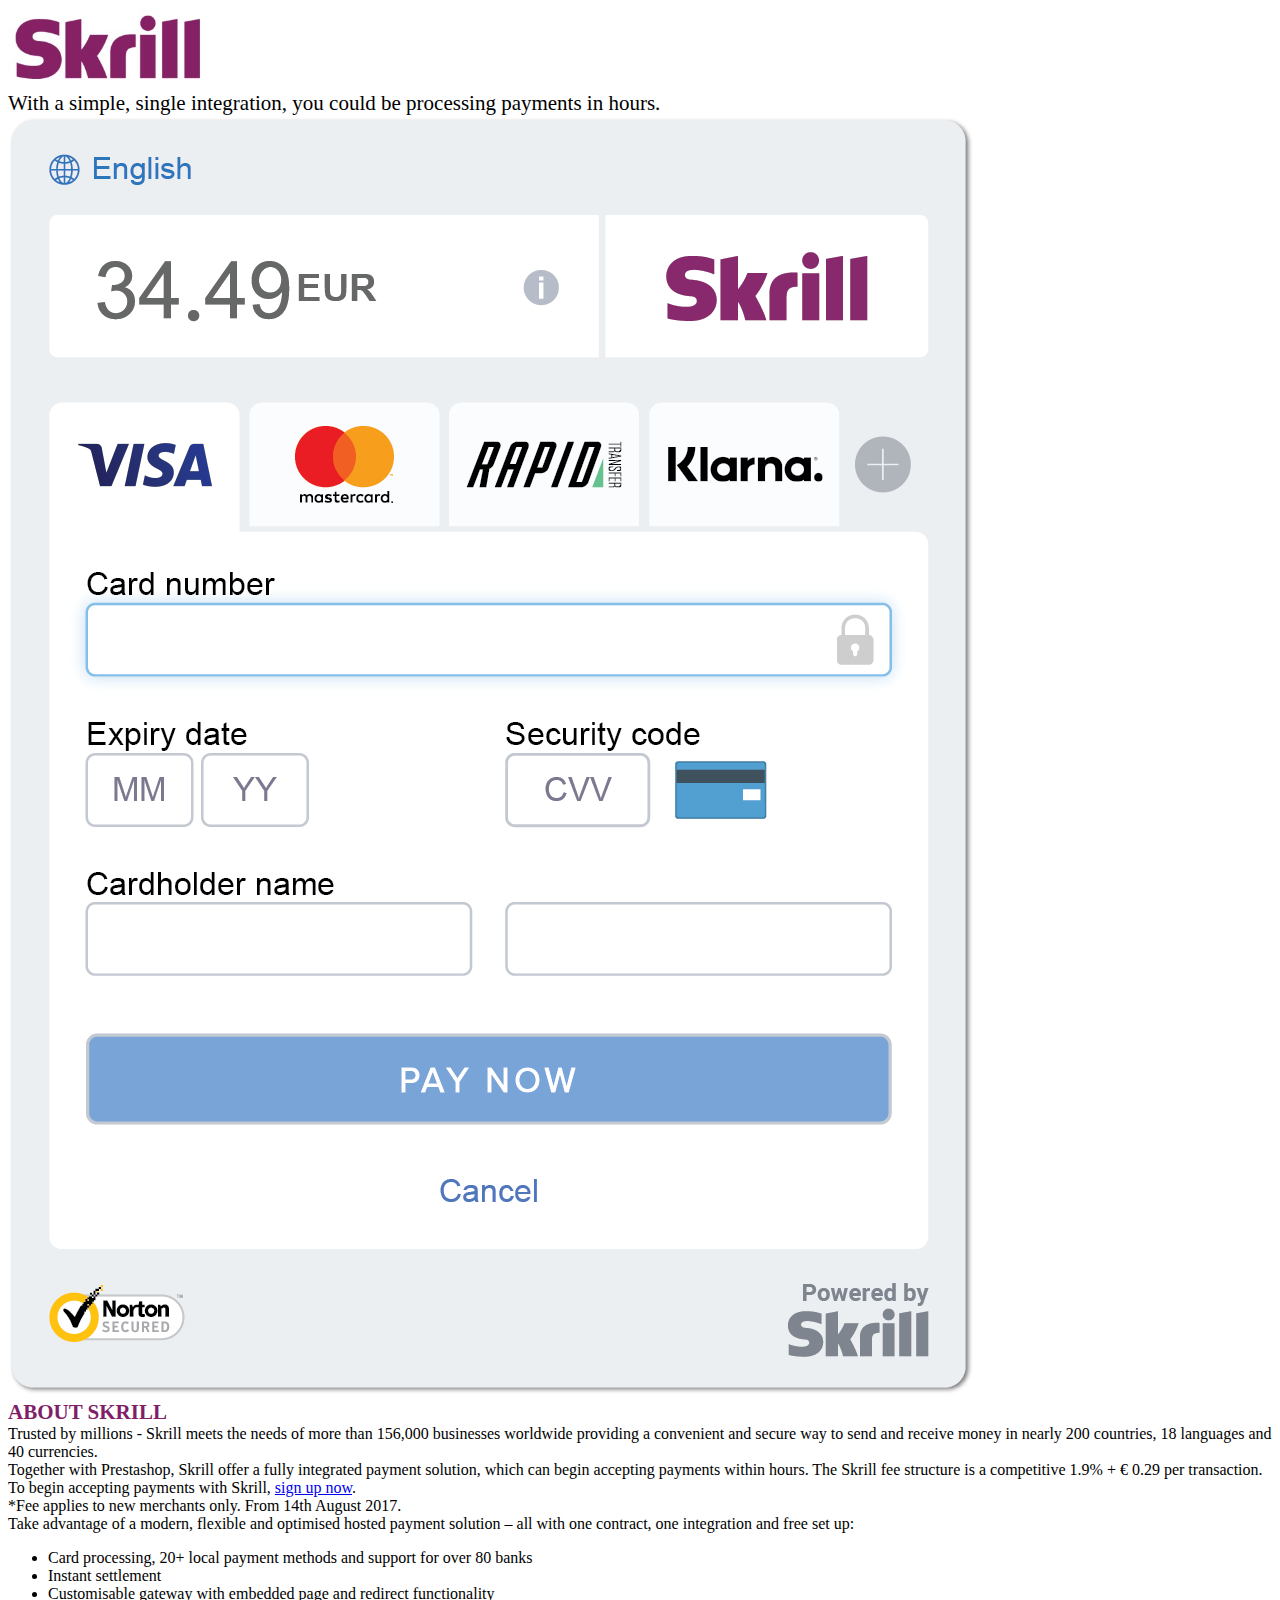
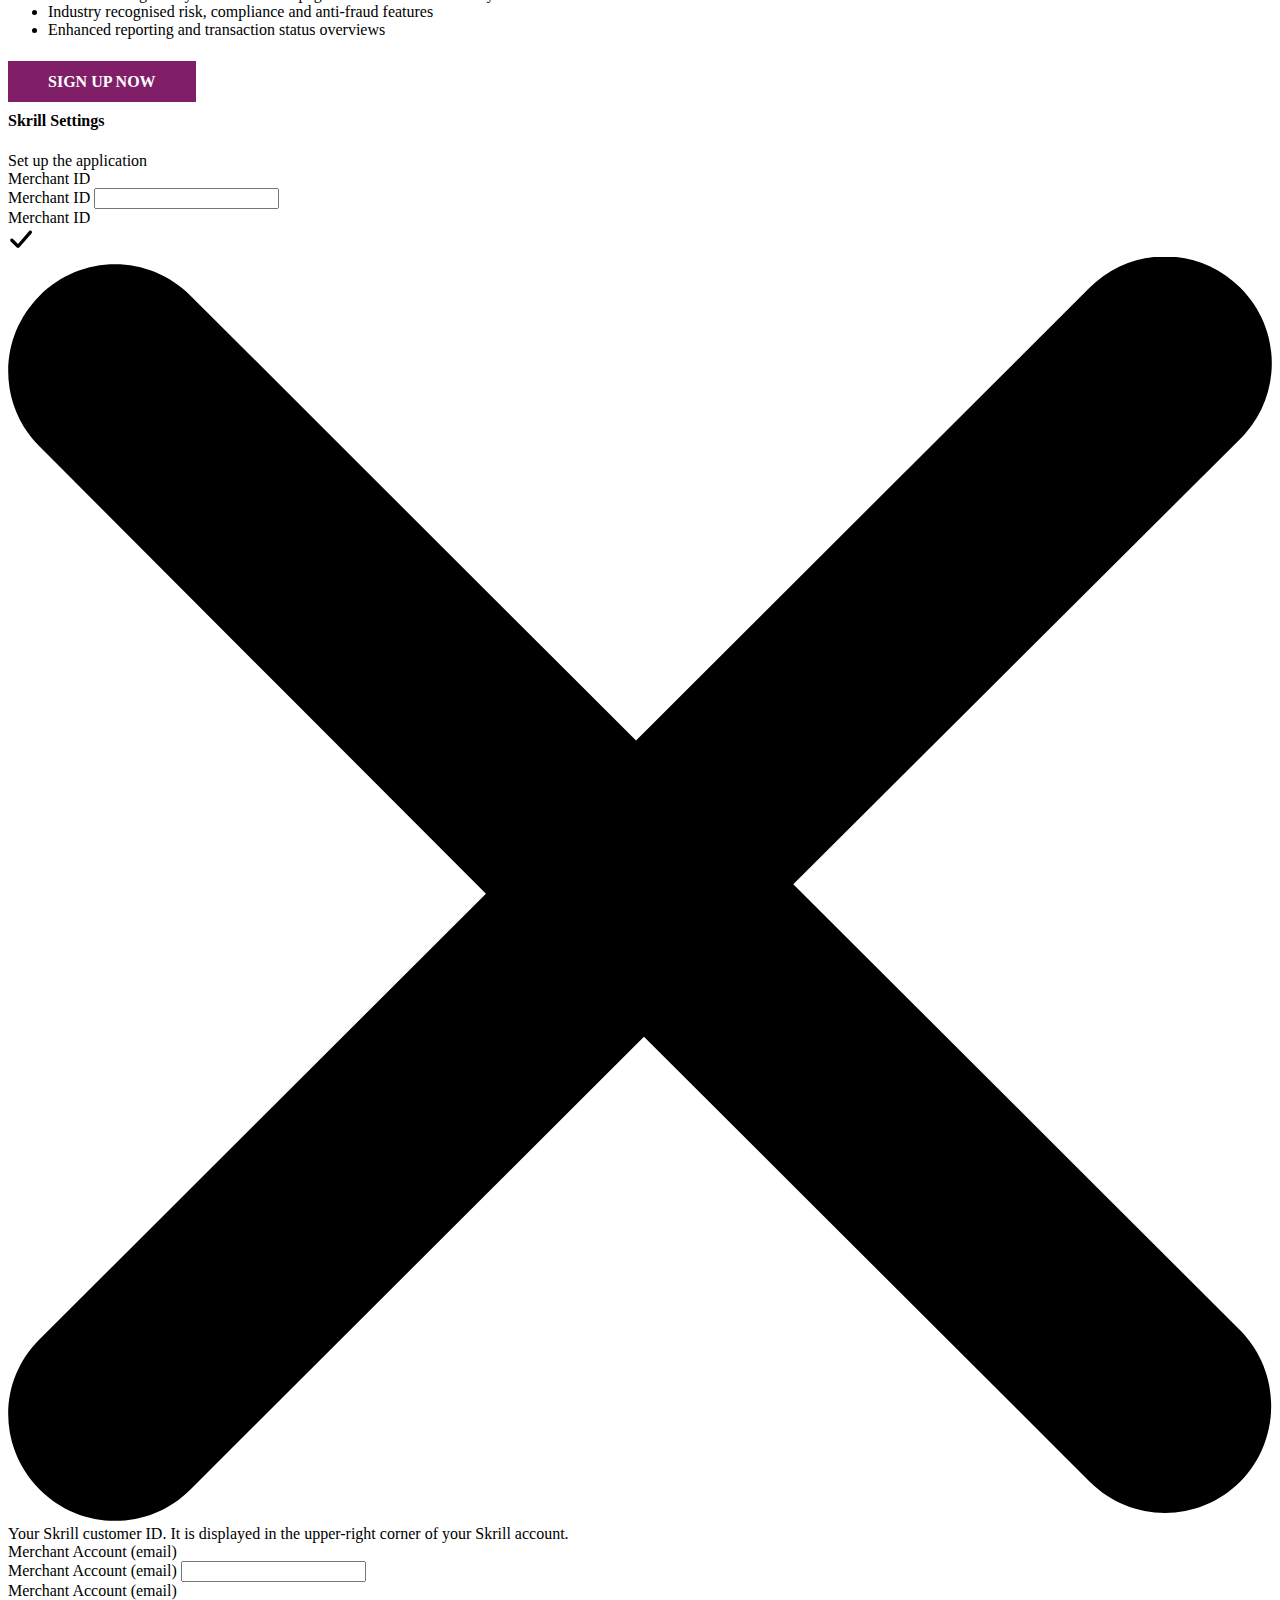
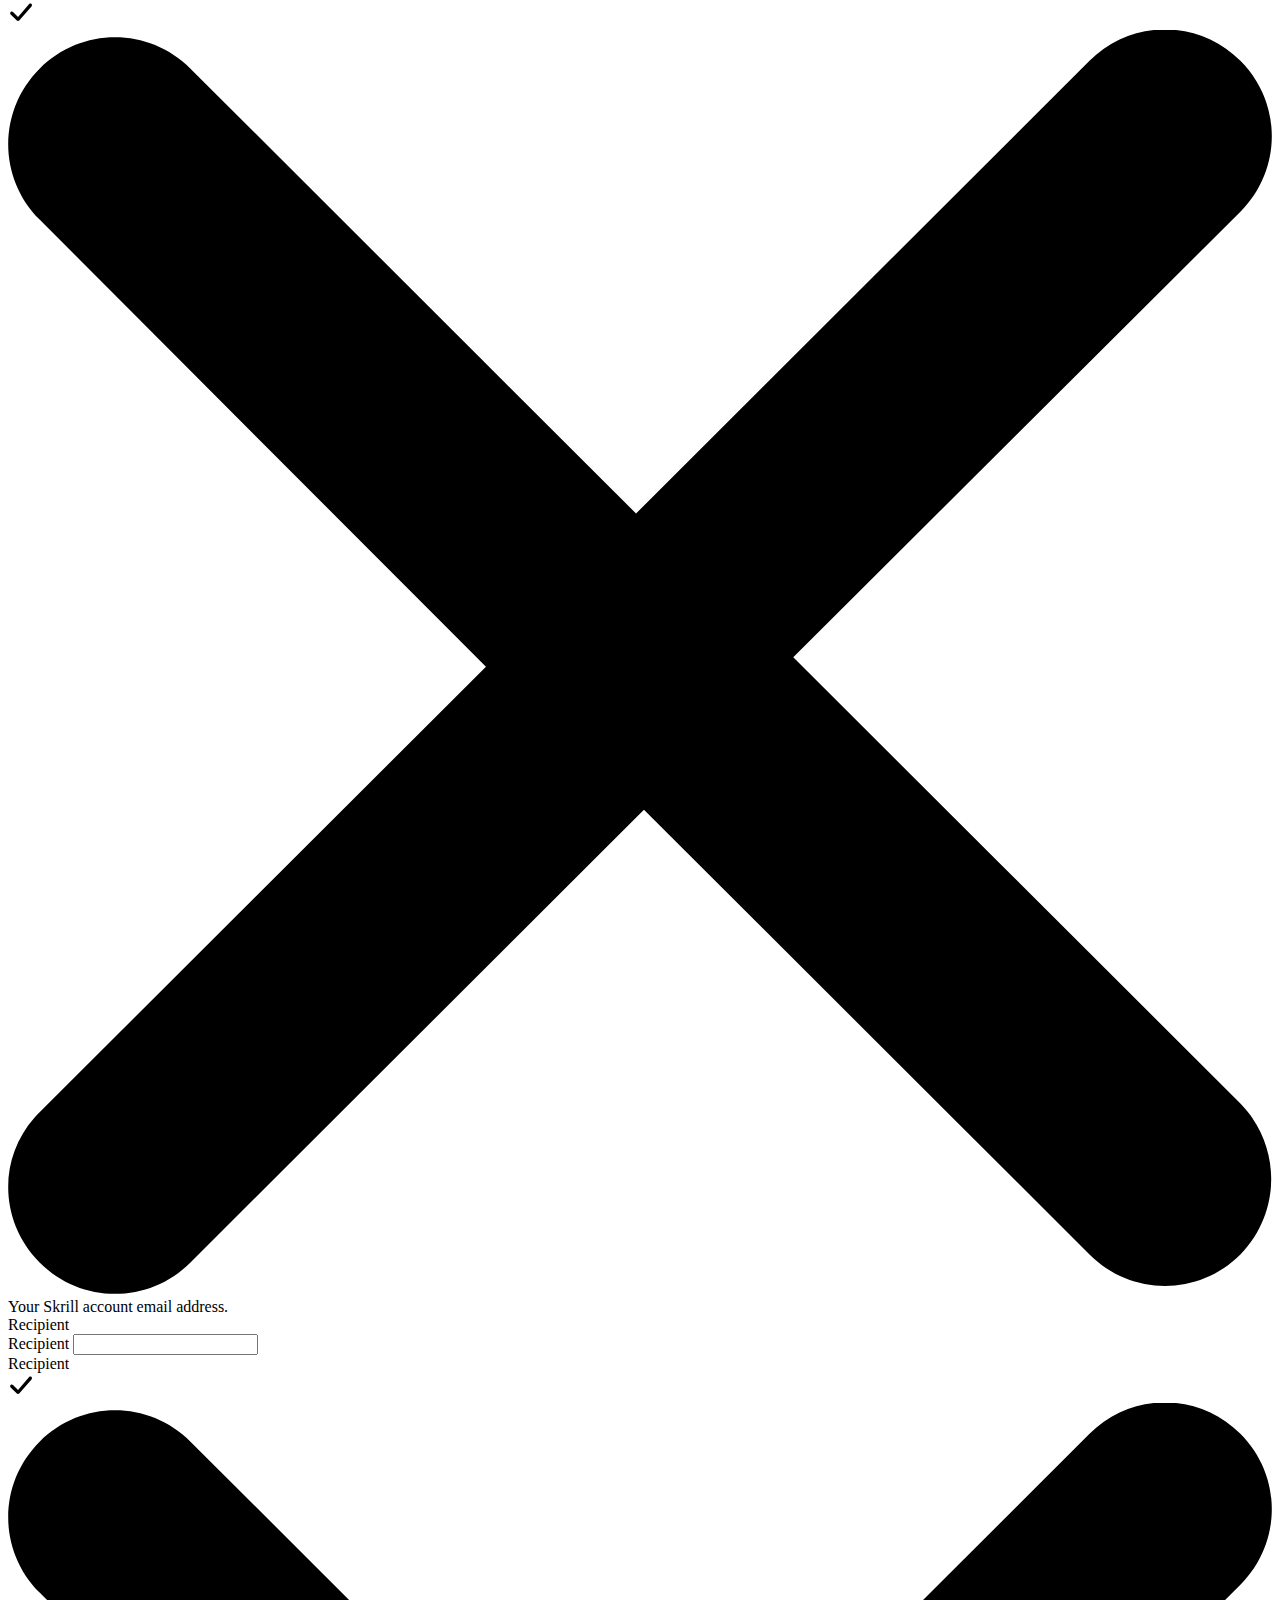
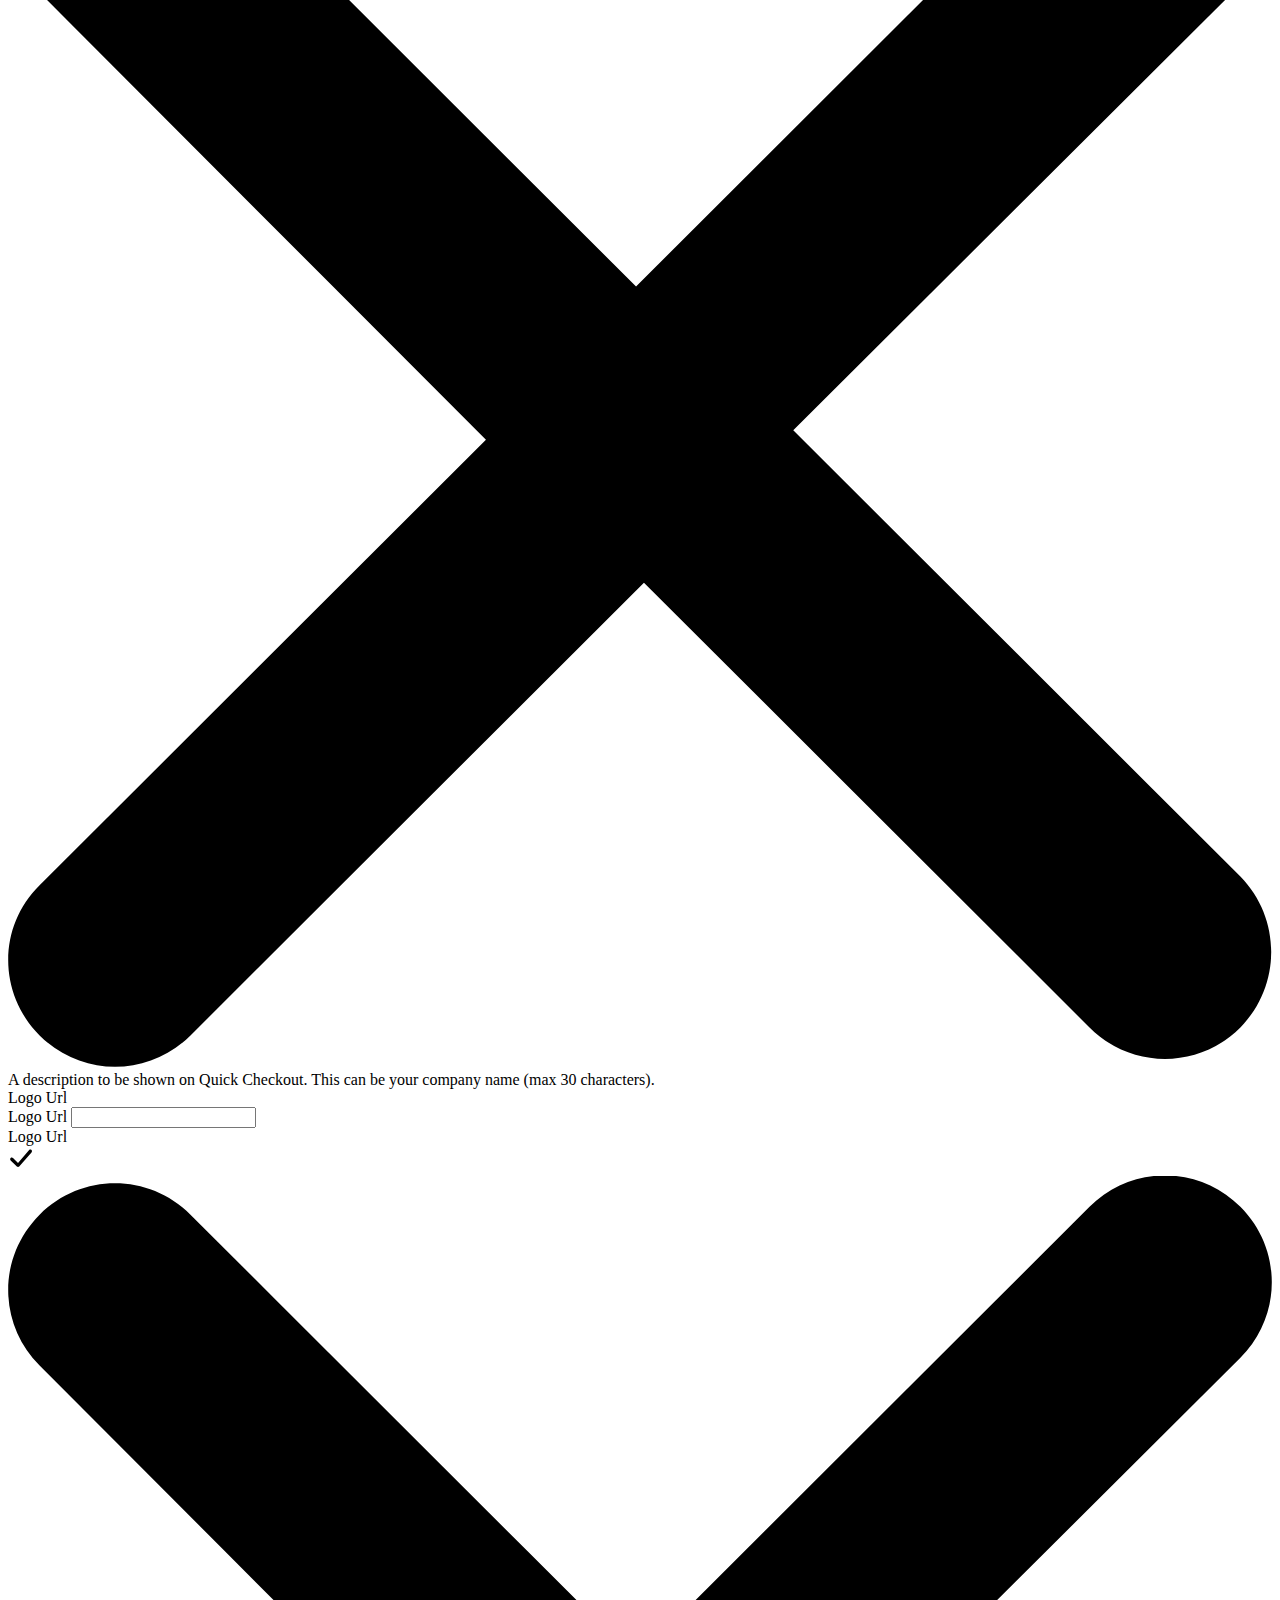
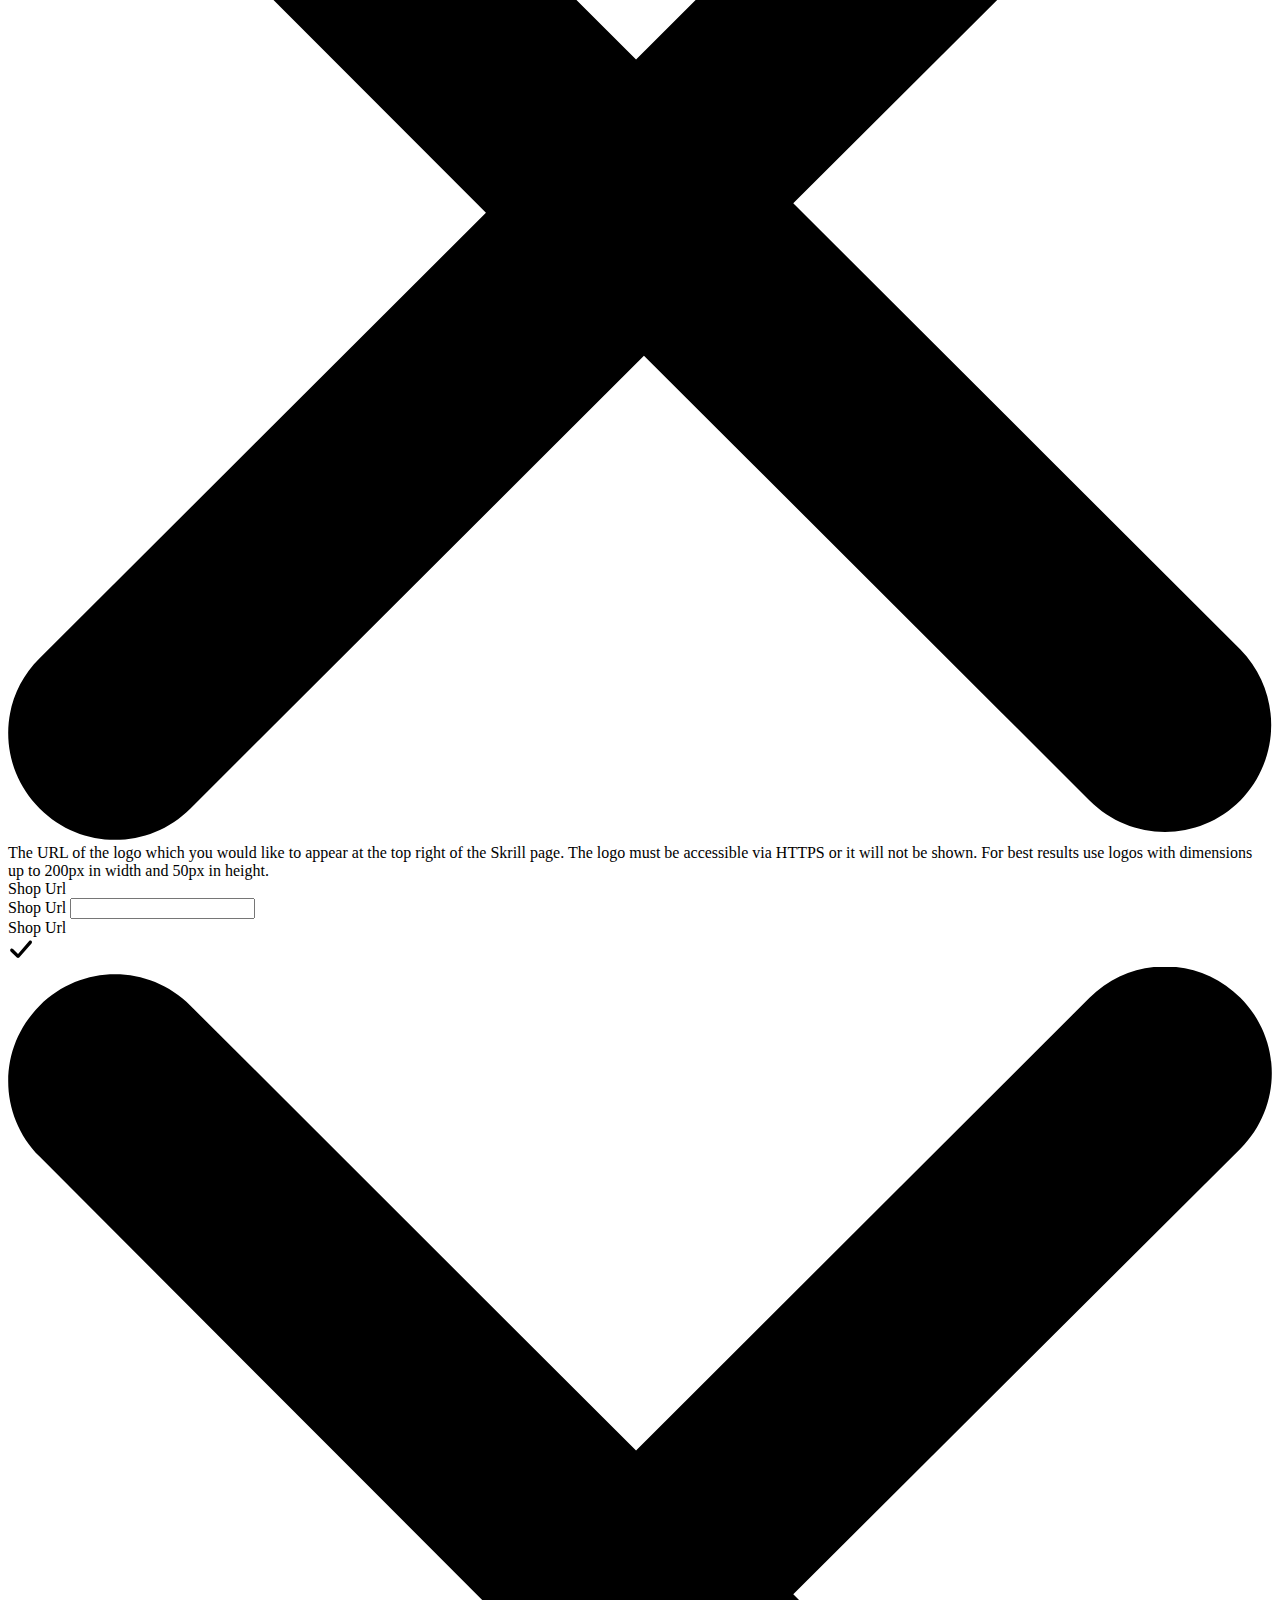
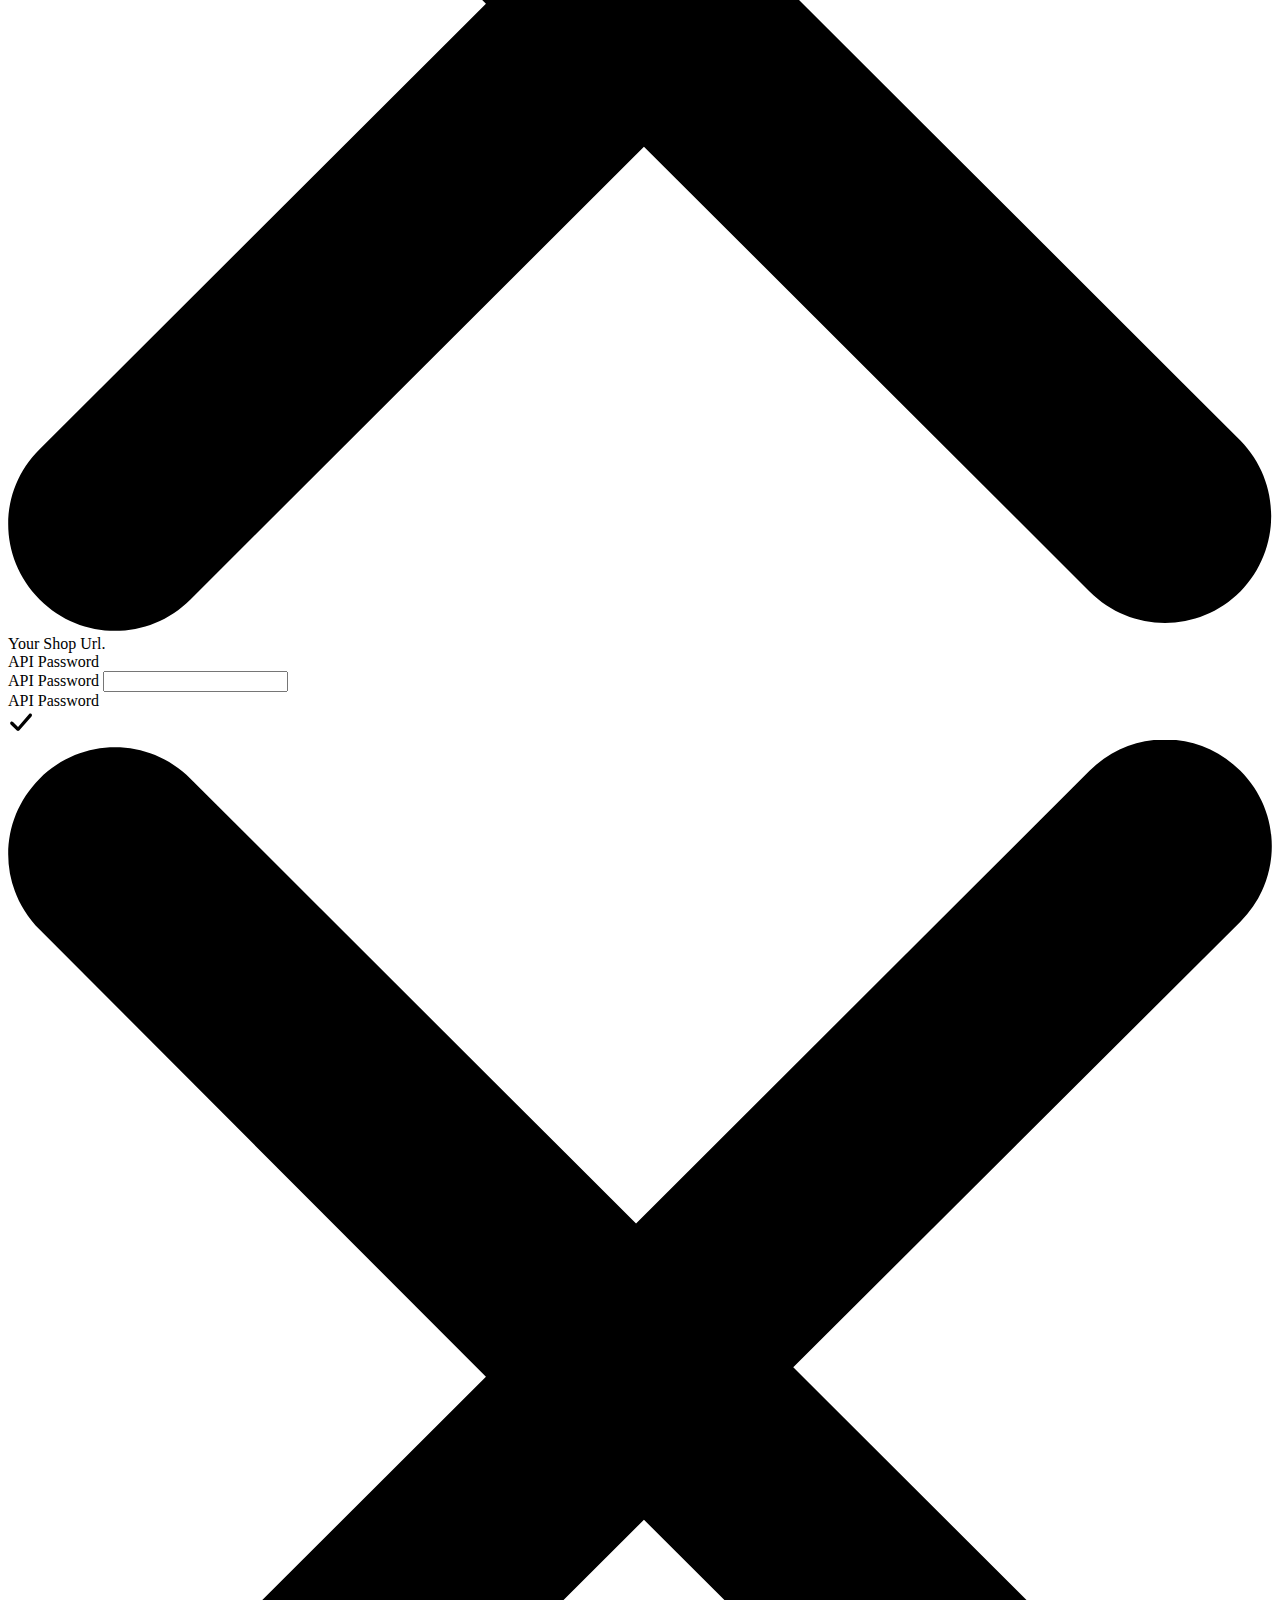
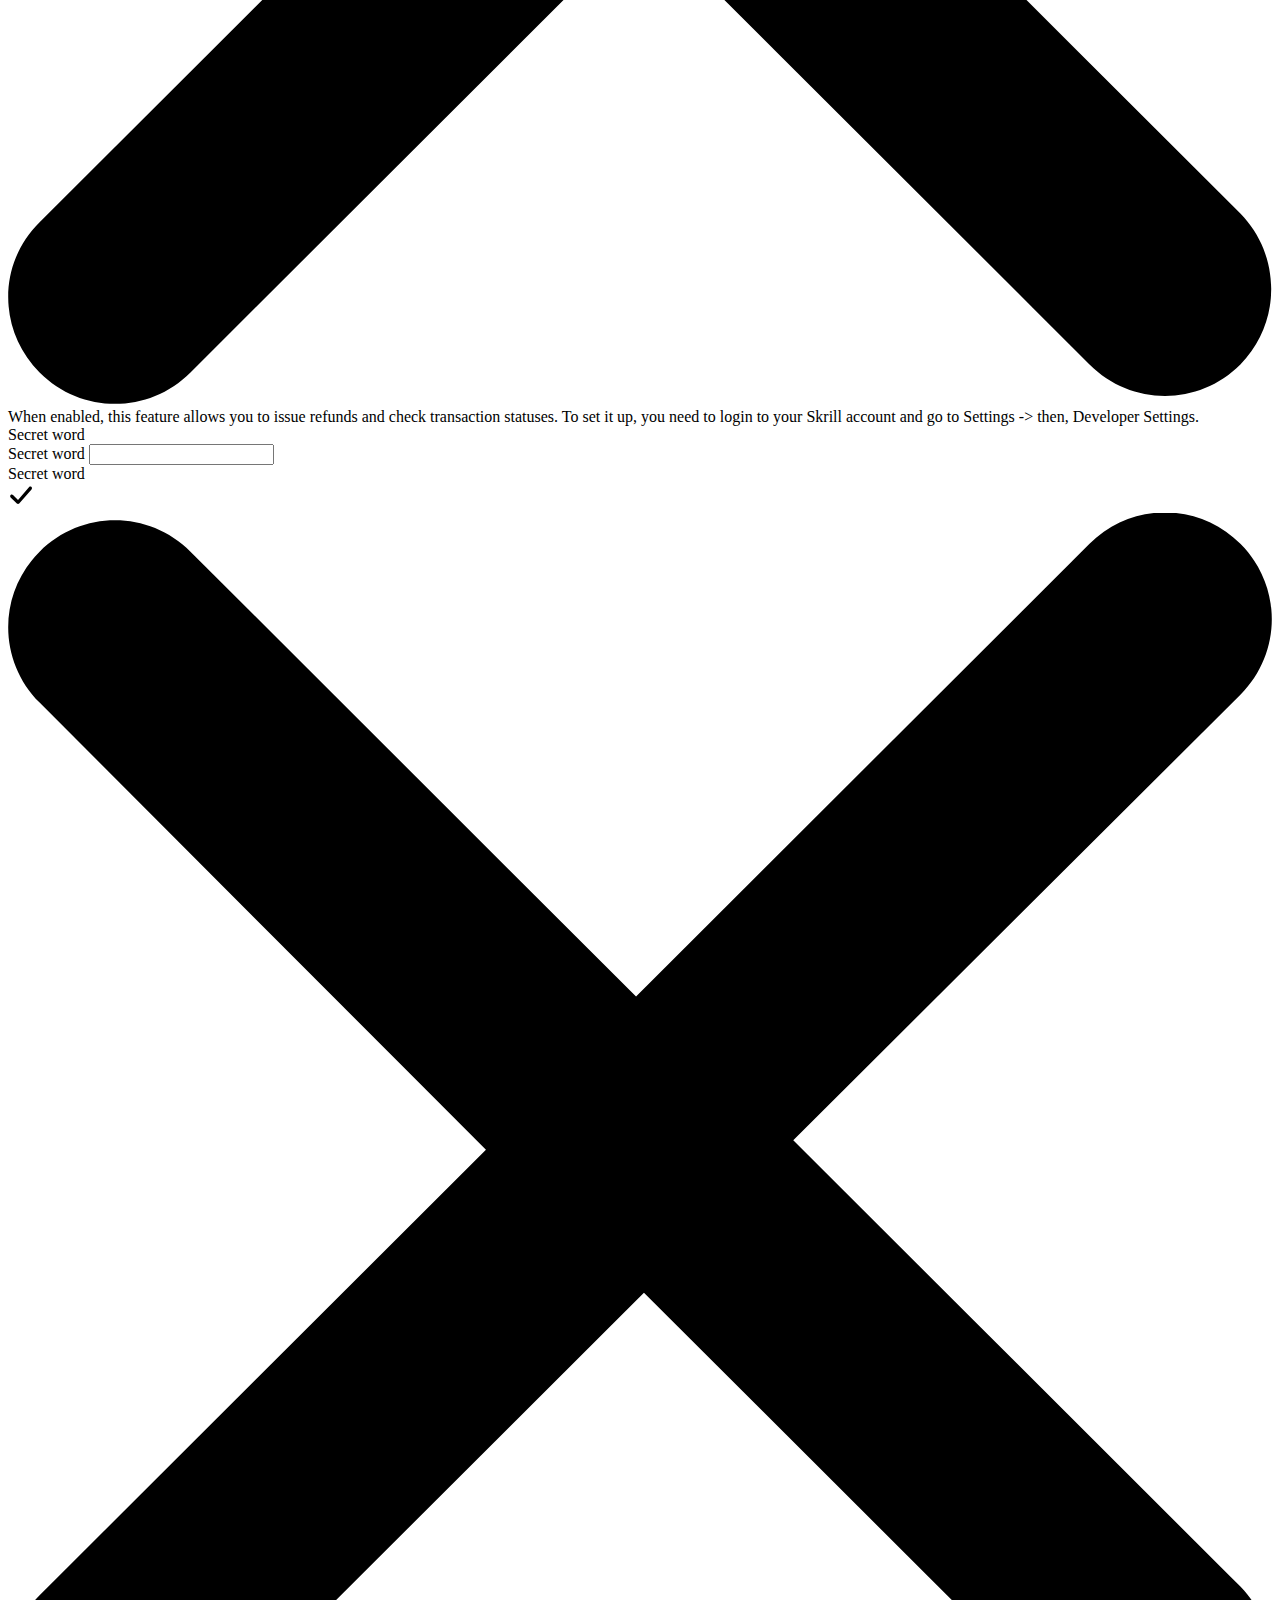
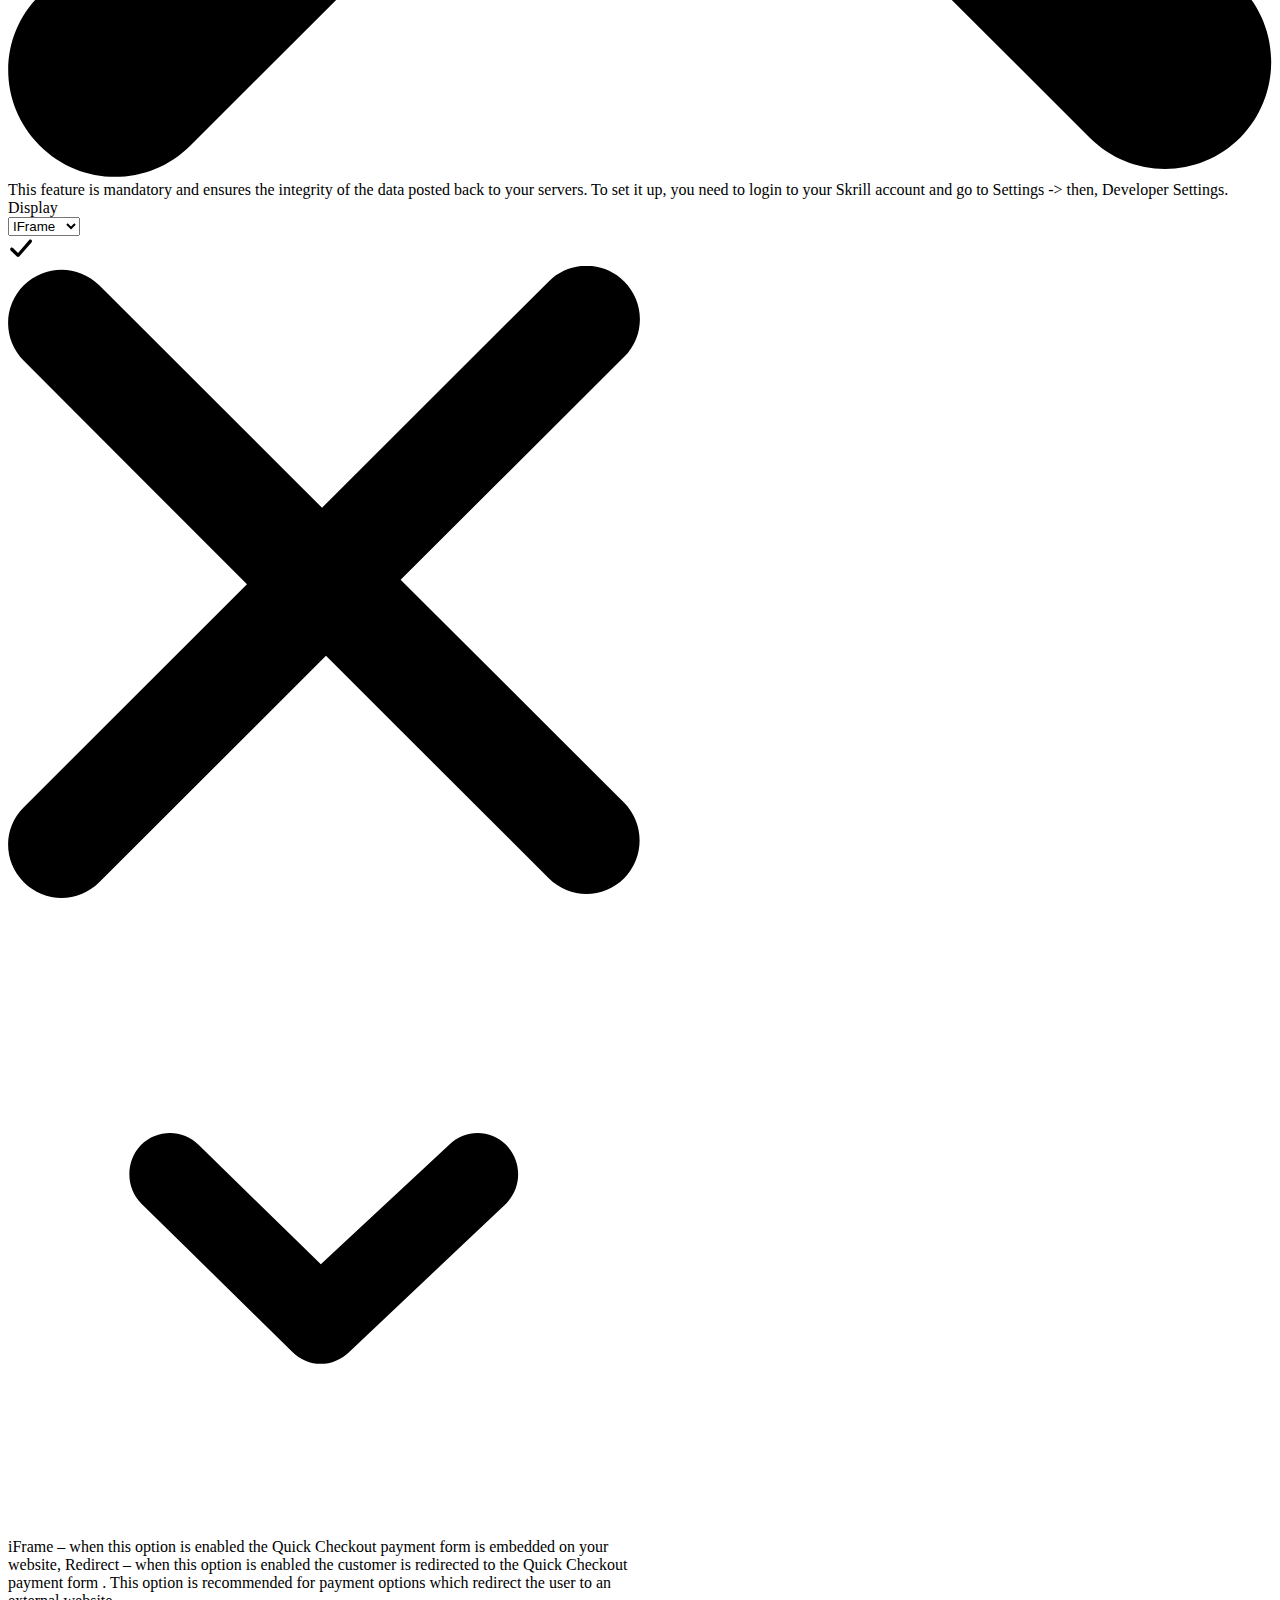
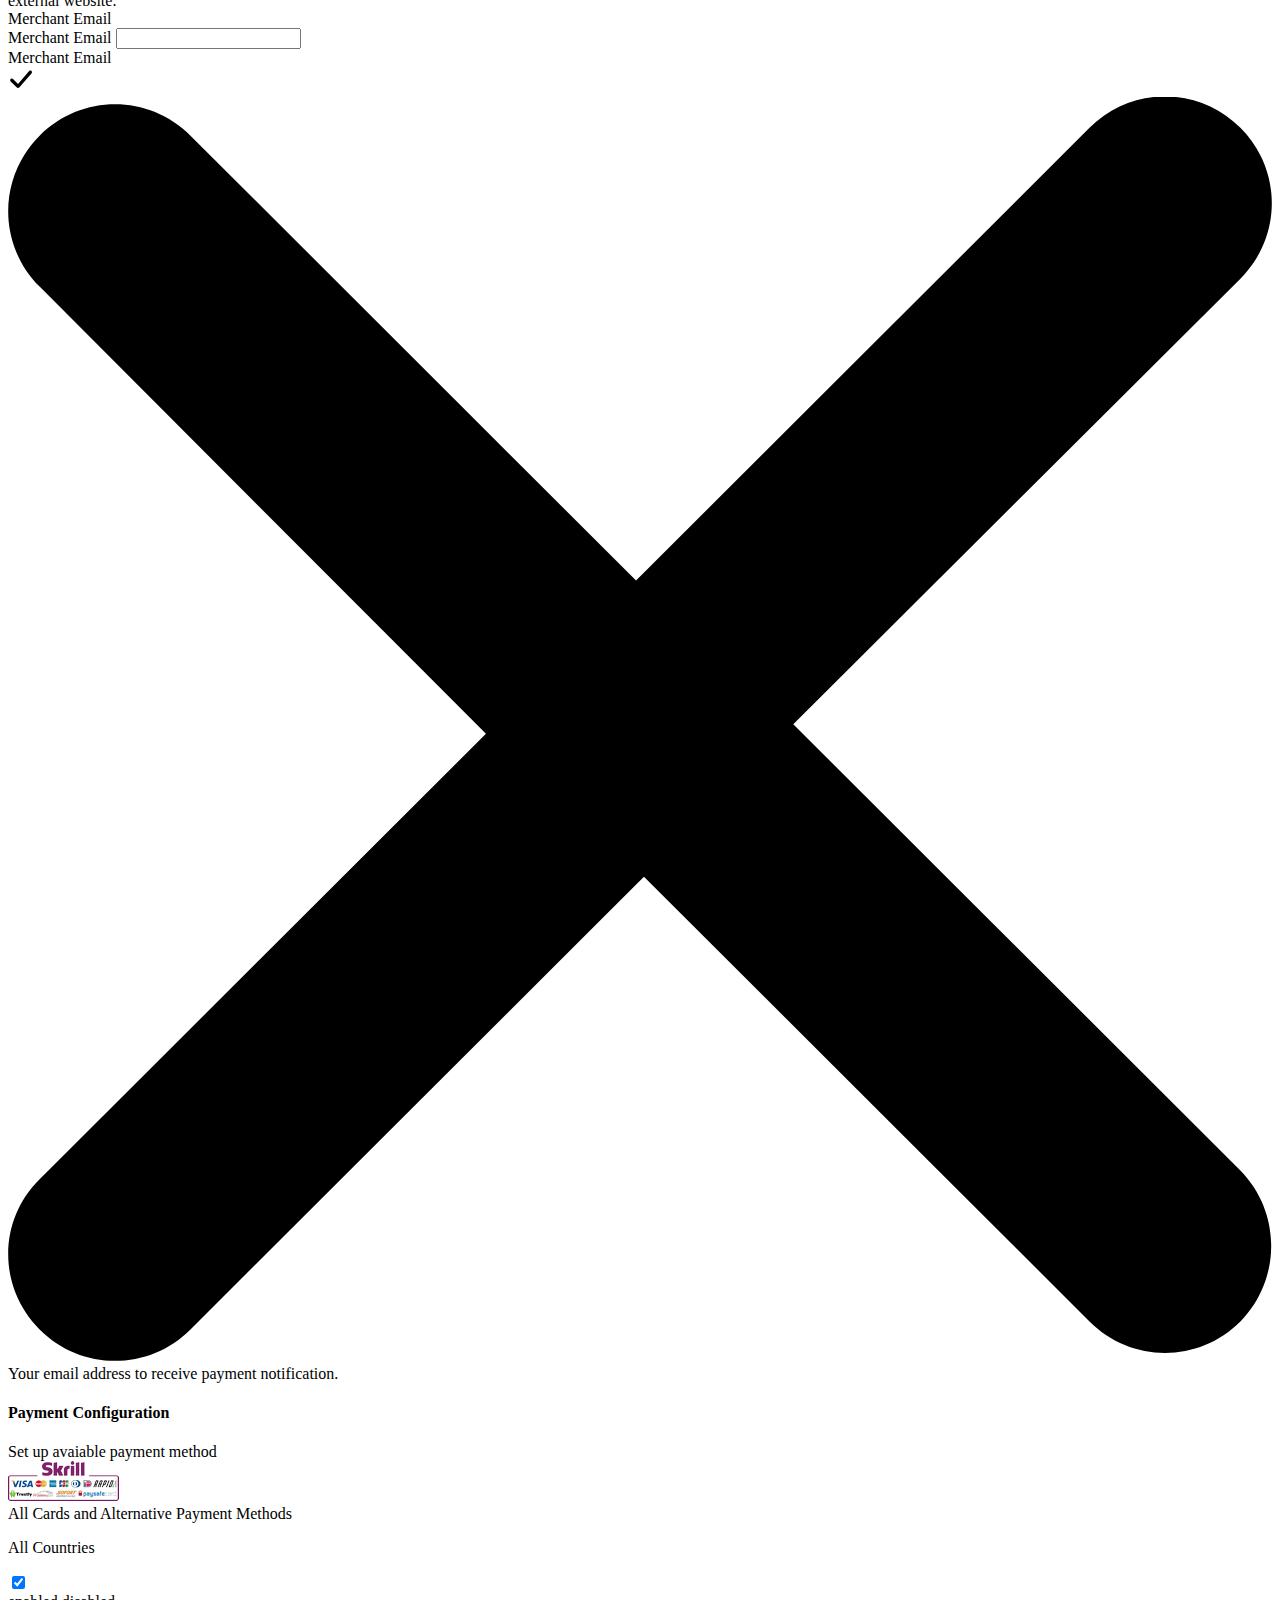
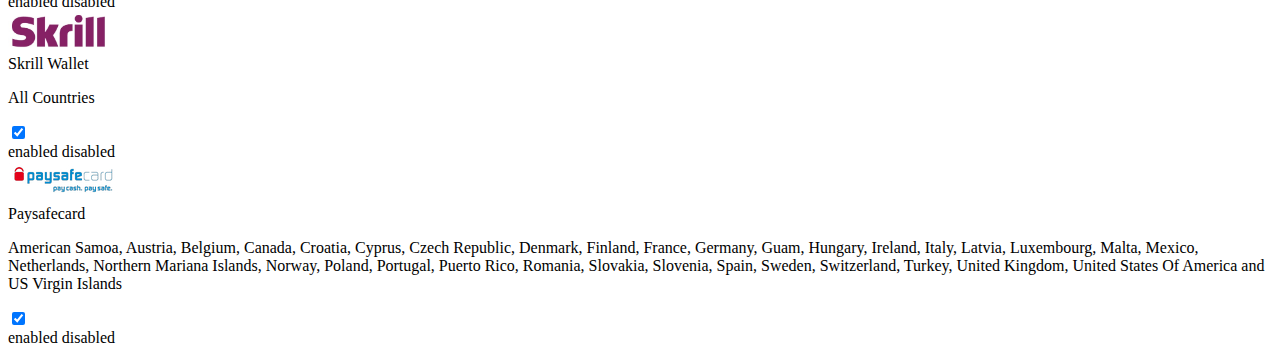
<file: app.html>
<!doctype html>
<html>

<head>
	<meta charset="utf-8">
	<link rel="stylesheet" href="resources/css/CssFw.css"/>
	<link rel="stylesheet" href="resources/css/custom.css"/>
	<link rel="stylesheet" href="https://d35z3p2poghz10.cloudfront.net/ecwid-sdk/css/1.3.6/ecwid-app-ui.css"/>
	<script src="https://d35z3p2poghz10.cloudfront.net/ecwid-sdk/js/1.2.5/ecwid-app.js"></script>

</head>

<body class='normalized'>

<!-- Back button block START -->

<div onclick="goBack();" class="content-control-menu-nav settings-page" style="">
	<a class="horizontal-icolink icolink-small icolink-prepend">
		<span class="icon-arr-left"></span> <span class="gwt-InlineLabel">BACK</span>
	</a>
</div>

<!-- Back button block END -->


<!-- PROMO BLOCK START -->

<div class="settings-page promo">
    <div class="settings-page__header">
        <!-- Promo Block component -->
        <div class="promo-block">
            <div class="promo-block__picture">
            	<img src="resources/img/wlt.jpg" alt="skrill" style="max-width: 200px;">
            </div>
            <div class="promo-block__features">
                <div class="titled-item__title pres-header-text">With a simple, single integration, you could be processing payments in hours.</div>
            </div>
        </div>
        <div class="promo-block">
            <div class="promo-block__picture">
            	<img src="resources/img/skrill_widget.png" alt="payment widget">
            </div>
            <div class="promo-block__features promo-content">
                <div class="titled-item__title pres-title">ABOUT SKRILL</div>
                <div class="titled-item__content">Trusted by millions - Skrill meets the needs of more than 156,000 businesses worldwide providing a convenient and secure way to send and receive money in nearly 200 countries, 18 languages and 40 currencies.</div>

                <div class="titled-item__content">Together with Prestashop, Skrill offer a fully integrated payment solution, which can begin accepting payments within hours. The Skrill fee structure is a competitive 1.9% + € 0.29 per transaction. To begin accepting payments with Skrill, <a href="https://signup.skrill.com/business/#/?lang=EN&rid=21445510" target="_blank" class="pres-signup">sign up now</a>.</div>

                <div class="titled-item__content">*Fee applies to new merchants only. From 14th August 2017.</div>
                <div class="titled-item__content">Take advantage of a modern, flexible and optimised hosted payment solution – all with one contract, one integration and free set up:</div>
                <div class="titled-item__content">
                	<ul>
						<li>Card processing, 20+ local payment methods and support for over 80 banks</li>
						<li>Instant settlement</li>
						<li>Customisable gateway with embedded page and redirect functionality</li>
						<li>Industry recognised risk, compliance and anti-fraud features</li>
						<li>Enhanced reporting and transaction status overviews</li>
                	</ul>
                </div>
            	</br>
				<div class="titled-item__content">
                	<a href="https://signup.skrill.com/business/#/?lang=EN&rid=21445510" target="_blank" class="pres-btn-signup">SIGN UP NOW</a>
				</div>
            </div>
        </div>        
 	</div>
</div>
</div>

<!-- PROMO BLOCK END -->


<!-- Main app block START -->

<div class="settings-page main">

<div class="settings-page__body" style="padding-bottom: 0.1px">


<!-- APP SETTINGS AREA START -->

    <div class="settings-page__body settings" style="padding-bottom: 0.1px">
			<div class="named-area">
				<div class="named-area__header">
					<div class="named-area__titles"><h4 class="named-area__title h4">Skrill Settings</h4>
						<span class="named-area__subtitle">Set up the application</span></div>
					<div class="named-area__description"></div>
					<div class="named-area__additional"></div>
				</div>
				<div class="named-area__body">

<!-- Instructions title block START -->
<!-- Check input element for example of how to set data attributes to save to storage later -->

					<div class="a-card a-card--normal">
						<div class="a-card__paddings">
							<div class="titled-items-list">

<!-- Merchant ID block with input START -->

								<div class="titled-items-list__item">
									<div class="fieldset" style="width: 100%">
										<div class="fieldset__title">Merchant ID</div>
										<div class="field field--medium field--filled">
											<span class="fieldset__svg-icon"></span>
											<label class="field__label">Merchant ID</label>

											<!-- Merchant ID input. Use data attributes as below to save and update the value to/from application storage via functions.js -->
											<input data-name="merchantID" data-visibility="private" type="text" class="field__input" tabindex="4" maxlength="64">
											

											<div class="field__placeholder">Merchant ID</div>
											<span class="field-state--success">
				<svg xmlns="http://www.w3.org/2000/svg" width="26px" height="26px" viewBox="0 0 26 26" focusable="false"><path d="M5 12l5.02 4.9L21.15 4c.65-.66 1.71-.66 2.36 0 .65.67.65 1.74 0 2.4l-12.3 14.1c-.33.33-.76.5-1.18.5-.43 0-.86-.17-1.18-.5l-6.21-6.1c-.65-.66-.65-1.74 0-2.41.65-.65 1.71-.65 2.36.01z"></path></svg>
			</span>
											<span class="field-state--close">
				<svg version="1.1" xmlns="http://www.w3.org/2000/svg"  x="0px" y="0px" viewBox="0 0 16 16" enable-background="new 0 0 16 16" xml:space="preserve" focusable="false"><path d="M15.6,15.5c-0.53,0.53-1.38,0.53-1.91,0L8.05,9.87L2.31,15.6c-0.53,0.53-1.38,0.53-1.91,0c-0.53-0.53-0.53-1.38,0-1.9l5.65-5.64L0.4,2.4c-0.53-0.53-0.53-1.38,0-1.91c0.53-0.53,1.38-0.53,1.91,0l5.64,5.63l5.74-5.73c0.53-0.53,1.38-0.53,1.91,0c0.53,0.53,0.53,1.38,0,1.91L9.94,7.94l5.66,5.65C16.12,14.12,16.12,14.97,15.6,15.5z"></path></svg>
			</span>
										</div>
										<div class="field__error" aria-hidden="true" style="display: none;"></div>
										<div class="fieldset__note">Your Skrill customer ID. It is displayed in the upper-right corner of your Skrill account.</div>
									</div>
								</div>

<!-- Merchant ID block with input END -->


<!-- Merchant Account block with input START -->

								<div class="titled-items-list__item">
									<div class="fieldset" style="width: 100%">
										<div class="fieldset__title">Merchant Account (email)</div>
										<div class="field field--medium field--filled">
											<span class="fieldset__svg-icon"></span>
											<label class="field__label">Merchant Account (email)</label>

											<!-- Merchant Account input. Use data attributes as below to save and update the value to/from application storage via functions.js -->
											<input data-name="merchantAccount" data-visibility="private" type="text" class="field__input" tabindex="4" maxlength="64">
											

											<div class="field__placeholder">Merchant Account (email)</div>
											<span class="field-state--success">
				<svg xmlns="http://www.w3.org/2000/svg" width="26px" height="26px" viewBox="0 0 26 26" focusable="false"><path d="M5 12l5.02 4.9L21.15 4c.65-.66 1.71-.66 2.36 0 .65.67.65 1.74 0 2.4l-12.3 14.1c-.33.33-.76.5-1.18.5-.43 0-.86-.17-1.18-.5l-6.21-6.1c-.65-.66-.65-1.74 0-2.41.65-.65 1.71-.65 2.36.01z"></path></svg>
			</span>
											<span class="field-state--close">
				<svg version="1.1" xmlns="http://www.w3.org/2000/svg"  x="0px" y="0px" viewBox="0 0 16 16" enable-background="new 0 0 16 16" xml:space="preserve" focusable="false"><path d="M15.6,15.5c-0.53,0.53-1.38,0.53-1.91,0L8.05,9.87L2.31,15.6c-0.53,0.53-1.38,0.53-1.91,0c-0.53-0.53-0.53-1.38,0-1.9l5.65-5.64L0.4,2.4c-0.53-0.53-0.53-1.38,0-1.91c0.53-0.53,1.38-0.53,1.91,0l5.64,5.63l5.74-5.73c0.53-0.53,1.38-0.53,1.91,0c0.53,0.53,0.53,1.38,0,1.91L9.94,7.94l5.66,5.65C16.12,14.12,16.12,14.97,15.6,15.5z"></path></svg>
			</span>
										</div>
										<div class="field__error" aria-hidden="true" style="display: none;"></div>
										<div class="fieldset__note">Your Skrill account email address.</div>
									</div>
								</div>

<!-- Merchant Account block with input END -->

<!-- Recipient block with input START -->

								<div class="titled-items-list__item">
									<div class="fieldset" style="width: 100%">
										<div class="fieldset__title">Recipient</div>
										<div class="field field--medium field--filled">
											<span class="fieldset__svg-icon"></span>
											<label class="field__label">Recipient</label>

											<!-- Recipient input. Use data attributes as below to save and update the value to/from application storage via functions.js -->
											<input data-name="recipient" data-visibility="private" type="text" class="field__input" tabindex="4" maxlength="64">
											

											<div class="field__placeholder">Recipient</div>
											<span class="field-state--success">
				<svg xmlns="http://www.w3.org/2000/svg" width="26px" height="26px" viewBox="0 0 26 26" focusable="false"><path d="M5 12l5.02 4.9L21.15 4c.65-.66 1.71-.66 2.36 0 .65.67.65 1.74 0 2.4l-12.3 14.1c-.33.33-.76.5-1.18.5-.43 0-.86-.17-1.18-.5l-6.21-6.1c-.65-.66-.65-1.74 0-2.41.65-.65 1.71-.65 2.36.01z"></path></svg>
			</span>
											<span class="field-state--close">
				<svg version="1.1" xmlns="http://www.w3.org/2000/svg"  x="0px" y="0px" viewBox="0 0 16 16" enable-background="new 0 0 16 16" xml:space="preserve" focusable="false"><path d="M15.6,15.5c-0.53,0.53-1.38,0.53-1.91,0L8.05,9.87L2.31,15.6c-0.53,0.53-1.38,0.53-1.91,0c-0.53-0.53-0.53-1.38,0-1.9l5.65-5.64L0.4,2.4c-0.53-0.53-0.53-1.38,0-1.91c0.53-0.53,1.38-0.53,1.91,0l5.64,5.63l5.74-5.73c0.53-0.53,1.38-0.53,1.91,0c0.53,0.53,0.53,1.38,0,1.91L9.94,7.94l5.66,5.65C16.12,14.12,16.12,14.97,15.6,15.5z"></path></svg>
			</span>
										</div>
										<div class="field__error" aria-hidden="true" style="display: none;"></div>
										<div class="fieldset__note">A description to be shown on Quick Checkout. This can be your company name (max 30 characters).</div>
									</div>
								</div>

<!-- Recipient block with input END -->

<!-- Logo Url block with input START -->

								<div class="titled-items-list__item">
									<div class="fieldset" style="width: 100%">
										<div class="fieldset__title">Logo Url</div>
										<div class="field field--medium field--filled">
											<span class="fieldset__svg-icon"></span>
											<label class="field__label">Logo Url</label>

											<!-- Logo Url input. Use data attributes as below to save and update the value to/from application storage via functions.js -->
											<input data-name="logoUrl" data-visibility="private" type="text" class="field__input" tabindex="4" maxlength="64">
											

											<div class="field__placeholder">Logo Url</div>
											<span class="field-state--success">
				<svg xmlns="http://www.w3.org/2000/svg" width="26px" height="26px" viewBox="0 0 26 26" focusable="false"><path d="M5 12l5.02 4.9L21.15 4c.65-.66 1.71-.66 2.36 0 .65.67.65 1.74 0 2.4l-12.3 14.1c-.33.33-.76.5-1.18.5-.43 0-.86-.17-1.18-.5l-6.21-6.1c-.65-.66-.65-1.74 0-2.41.65-.65 1.71-.65 2.36.01z"></path></svg>
			</span>
											<span class="field-state--close">
				<svg version="1.1" xmlns="http://www.w3.org/2000/svg"  x="0px" y="0px" viewBox="0 0 16 16" enable-background="new 0 0 16 16" xml:space="preserve" focusable="false"><path d="M15.6,15.5c-0.53,0.53-1.38,0.53-1.91,0L8.05,9.87L2.31,15.6c-0.53,0.53-1.38,0.53-1.91,0c-0.53-0.53-0.53-1.38,0-1.9l5.65-5.64L0.4,2.4c-0.53-0.53-0.53-1.38,0-1.91c0.53-0.53,1.38-0.53,1.91,0l5.64,5.63l5.74-5.73c0.53-0.53,1.38-0.53,1.91,0c0.53,0.53,0.53,1.38,0,1.91L9.94,7.94l5.66,5.65C16.12,14.12,16.12,14.97,15.6,15.5z"></path></svg>
			</span>
										</div>
										<div class="field__error" aria-hidden="true" style="display: none;"></div>
										<div class="fieldset__note">The URL of the logo which you would like to appear at the top right of the Skrill page. The logo must be accessible via HTTPS or it will not be shown. For best results use logos with dimensions up to 200px in width and 50px in height.</div>
									</div>
								</div>

<!-- Logo Url block with input END -->

<!-- Shop Url block with input START -->

								<div class="titled-items-list__item">
									<div class="fieldset" style="width: 100%">
										<div class="fieldset__title">Shop Url</div>
										<div class="field field--medium field--filled">
											<span class="fieldset__svg-icon"></span>
											<label class="field__label">Shop Url</label>

											<!-- Shop Url input. Use data attributes as below to save and update the value to/from application storage via functions.js -->
											<input data-name="shopUrl" data-visibility="private" type="text" class="field__input" tabindex="4" maxlength="64">
											

											<div class="field__placeholder">Shop Url</div>
											<span class="field-state--success">
				<svg xmlns="http://www.w3.org/2000/svg" width="26px" height="26px" viewBox="0 0 26 26" focusable="false"><path d="M5 12l5.02 4.9L21.15 4c.65-.66 1.71-.66 2.36 0 .65.67.65 1.74 0 2.4l-12.3 14.1c-.33.33-.76.5-1.18.5-.43 0-.86-.17-1.18-.5l-6.21-6.1c-.65-.66-.65-1.74 0-2.41.65-.65 1.71-.65 2.36.01z"></path></svg>
			</span>
											<span class="field-state--close">
				<svg version="1.1" xmlns="http://www.w3.org/2000/svg"  x="0px" y="0px" viewBox="0 0 16 16" enable-background="new 0 0 16 16" xml:space="preserve" focusable="false"><path d="M15.6,15.5c-0.53,0.53-1.38,0.53-1.91,0L8.05,9.87L2.31,15.6c-0.53,0.53-1.38,0.53-1.91,0c-0.53-0.53-0.53-1.38,0-1.9l5.65-5.64L0.4,2.4c-0.53-0.53-0.53-1.38,0-1.91c0.53-0.53,1.38-0.53,1.91,0l5.64,5.63l5.74-5.73c0.53-0.53,1.38-0.53,1.91,0c0.53,0.53,0.53,1.38,0,1.91L9.94,7.94l5.66,5.65C16.12,14.12,16.12,14.97,15.6,15.5z"></path></svg>
			</span>
										</div>
										<div class="field__error" aria-hidden="true" style="display: none;"></div>
										<div class="fieldset__note">Your Shop Url.</div>
									</div>
								</div>

<!-- Shop Url block with input END -->

<!-- API Password block with input START -->

								<div class="titled-items-list__item">
									<div class="fieldset" style="width: 100%">
										<div class="fieldset__title">API Password</div>
										<div class="field field--medium field--filled">
											<span class="fieldset__svg-icon"></span>
											<label class="field__label">API Password</label>

											<!-- API Password input. Use data attributes as below to save and update the value to/from application storage via functions.js -->
											<input data-name="apiPassword" data-visibility="private" type="text" class="field__input" tabindex="4" maxlength="64">
											

											<div class="field__placeholder">API Password</div>
											<span class="field-state--success">
				<svg xmlns="http://www.w3.org/2000/svg" width="26px" height="26px" viewBox="0 0 26 26" focusable="false"><path d="M5 12l5.02 4.9L21.15 4c.65-.66 1.71-.66 2.36 0 .65.67.65 1.74 0 2.4l-12.3 14.1c-.33.33-.76.5-1.18.5-.43 0-.86-.17-1.18-.5l-6.21-6.1c-.65-.66-.65-1.74 0-2.41.65-.65 1.71-.65 2.36.01z"></path></svg>
			</span>
											<span class="field-state--close">
				<svg version="1.1" xmlns="http://www.w3.org/2000/svg"  x="0px" y="0px" viewBox="0 0 16 16" enable-background="new 0 0 16 16" xml:space="preserve" focusable="false"><path d="M15.6,15.5c-0.53,0.53-1.38,0.53-1.91,0L8.05,9.87L2.31,15.6c-0.53,0.53-1.38,0.53-1.91,0c-0.53-0.53-0.53-1.38,0-1.9l5.65-5.64L0.4,2.4c-0.53-0.53-0.53-1.38,0-1.91c0.53-0.53,1.38-0.53,1.91,0l5.64,5.63l5.74-5.73c0.53-0.53,1.38-0.53,1.91,0c0.53,0.53,0.53,1.38,0,1.91L9.94,7.94l5.66,5.65C16.12,14.12,16.12,14.97,15.6,15.5z"></path></svg>
			</span>
										</div>
										<div class="field__error" aria-hidden="true" style="display: none;"></div>
										<div class="fieldset__note">When enabled, this feature allows you to issue refunds and check transaction statuses. To set it up, you need to login to your Skrill account and go to Settings -> then, Developer Settings.</div>
									</div>
								</div>

<!-- API Password block with input END -->

<!-- Secret word block with input START -->

								<div class="titled-items-list__item">
									<div class="fieldset" style="width: 100%">
										<div class="fieldset__title">Secret word</div>
										<div class="field field--medium field--filled">
											<span class="fieldset__svg-icon"></span>
											<label class="field__label">Secret word</label>

											<!-- Secret word input. Use data attributes as below to save and update the value to/from application storage via functions.js -->
											<input data-name="secretWord" data-visibility="private" type="text" class="field__input" tabindex="4" maxlength="64">
											

											<div class="field__placeholder">Secret word</div>
											<span class="field-state--success">
				<svg xmlns="http://www.w3.org/2000/svg" width="26px" height="26px" viewBox="0 0 26 26" focusable="false"><path d="M5 12l5.02 4.9L21.15 4c.65-.66 1.71-.66 2.36 0 .65.67.65 1.74 0 2.4l-12.3 14.1c-.33.33-.76.5-1.18.5-.43 0-.86-.17-1.18-.5l-6.21-6.1c-.65-.66-.65-1.74 0-2.41.65-.65 1.71-.65 2.36.01z"></path></svg>
			</span>
											<span class="field-state--close">
				<svg version="1.1" xmlns="http://www.w3.org/2000/svg"  x="0px" y="0px" viewBox="0 0 16 16" enable-background="new 0 0 16 16" xml:space="preserve" focusable="false"><path d="M15.6,15.5c-0.53,0.53-1.38,0.53-1.91,0L8.05,9.87L2.31,15.6c-0.53,0.53-1.38,0.53-1.91,0c-0.53-0.53-0.53-1.38,0-1.9l5.65-5.64L0.4,2.4c-0.53-0.53-0.53-1.38,0-1.91c0.53-0.53,1.38-0.53,1.91,0l5.64,5.63l5.74-5.73c0.53-0.53,1.38-0.53,1.91,0c0.53,0.53,0.53,1.38,0,1.91L9.94,7.94l5.66,5.65C16.12,14.12,16.12,14.97,15.6,15.5z"></path></svg>
			</span>
										</div>
										<div class="field__error" aria-hidden="true" style="display: none;"></div>
										<div class="fieldset__note">This feature is mandatory and ensures the integrity of the data posted back to your servers. To set it up, you need to login to your Skrill account and go to Settings -> then, Developer Settings.</div>
									</div>
								</div>

<!-- Secret word block with input END -->

<!-- Display block with dropdown START -->

								<div class="titled-items-list__item">
									<div class="fieldset fieldset--select fieldset--no-label" style="width: 50%;">
										<div class="fieldset__title" style="">Display</div>
										<div>
											<div>
												<div class="field field--medium field--filled"><label class="field__label"></label> 

												<!-- Display dropdown list. Use data attributes as below to save and update the value to/from application storage via functions.js -->

												<select data-name="display" data-visibility="public" class="field__select" tabindex="1">
													<option value="IFRAME">IFrame</option>
													<option value="REDIRECT">Redirect</option>
												</select>

												<div class="field__placeholder"></div>
													<span class="field-state--success"><svg xmlns="http://www.w3.org/2000/svg" width="26px" height="26px" viewBox="0 0 26 26" focusable="false"><path d="M5 12l5.02 4.9L21.15 4c.65-.66 1.71-.66 2.36 0 .65.67.65 1.74 0 2.4l-12.3 14.1c-.33.33-.76.5-1.18.5-.43 0-.86-.17-1.18-.5l-6.21-6.1c-.65-.66-.65-1.74 0-2.41.65-.65 1.71-.65 2.36.01z"></path></svg></span>
													<span class="field-state--close"><svg version="1.1" xmlns="http://www.w3.org/2000/svg"  x="0px" y="0px" viewBox="0 0 16 16" enable-background="new 0 0 16 16" xml:space="preserve" focusable="false">
				<path d="M15.6,15.5c-0.53,0.53-1.38,0.53-1.91,0L8.05,9.87L2.31,15.6c-0.53,0.53-1.38,0.53-1.91,0
					c-0.53-0.53-0.53-1.38,0-1.9l5.65-5.64L0.4,2.4c-0.53-0.53-0.53-1.38,0-1.91c0.53-0.53,1.38-0.53,1.91,0l5.64,5.63l5.74-5.73
					c0.53-0.53,1.38-0.53,1.91,0c0.53,0.53,0.53,1.38,0,1.91L9.94,7.94l5.66,5.65C16.12,14.12,16.12,14.97,15.6,15.5z"></path>
				</svg></span> <span class="field__arrow"><svg xmlns="http://www.w3.org/2000/svg" viewBox="0 0 26 26" focusable="false"><path d="M7.85 10l5.02 4.9 5.27-4.9c.65-.66 1.71-.66 2.36 0 .65.67.65 1.74 0 2.4l-6.45 6.1c-.33.33-.76.5-1.18.5-.43 0-.86-.17-1.18-.5l-6.21-6.1c-.65-.66-.65-1.74 0-2.41.66-.65 1.72-.65 2.37.01z"></path></svg></span>
												</div>
											</div>
											<div class="field__error" aria-hidden="true" style="display: none;"></div>
										</div>
										<div class="fieldset__note">iFrame – when this option is enabled the Quick Checkout payment form is embedded on your website, Redirect – when this option is enabled the customer is redirected to the Quick Checkout payment form . This option is recommended for payment options which redirect the user to an external website.</div>
									</div>
								</div>

<!-- Display block with dropdown END -->

<!-- Merchant Email block with input START -->

								<div class="titled-items-list__item">
									<div class="fieldset" style="width: 100%">
										<div class="fieldset__title">Merchant Email</div>
										<div class="field field--medium field--filled">
											<span class="fieldset__svg-icon"></span>
											<label class="field__label">Merchant Email</label>

											<!-- Merchant Email input. Use data attributes as below to save and update the value to/from application storage via functions.js -->
											<input data-name="merchantEmail" data-visibility="private" type="text" class="field__input" tabindex="4" maxlength="64">
											

											<div class="field__placeholder">Merchant Email</div>
											<span class="field-state--success">
				<svg xmlns="http://www.w3.org/2000/svg" width="26px" height="26px" viewBox="0 0 26 26" focusable="false"><path d="M5 12l5.02 4.9L21.15 4c.65-.66 1.71-.66 2.36 0 .65.67.65 1.74 0 2.4l-12.3 14.1c-.33.33-.76.5-1.18.5-.43 0-.86-.17-1.18-.5l-6.21-6.1c-.65-.66-.65-1.74 0-2.41.65-.65 1.71-.65 2.36.01z"></path></svg>
			</span>
											<span class="field-state--close">
				<svg version="1.1" xmlns="http://www.w3.org/2000/svg"  x="0px" y="0px" viewBox="0 0 16 16" enable-background="new 0 0 16 16" xml:space="preserve" focusable="false"><path d="M15.6,15.5c-0.53,0.53-1.38,0.53-1.91,0L8.05,9.87L2.31,15.6c-0.53,0.53-1.38,0.53-1.91,0c-0.53-0.53-0.53-1.38,0-1.9l5.65-5.64L0.4,2.4c-0.53-0.53-0.53-1.38,0-1.91c0.53-0.53,1.38-0.53,1.91,0l5.64,5.63l5.74-5.73c0.53-0.53,1.38-0.53,1.91,0c0.53,0.53,0.53,1.38,0,1.91L9.94,7.94l5.66,5.65C16.12,14.12,16.12,14.97,15.6,15.5z"></path></svg>
			</span>
										</div>
										<div class="field__error" aria-hidden="true" style="display: none;"></div>
										<div class="fieldset__note">Your email address to receive payment notification.</div>
									</div>
								</div>

<!-- Merchant Email block with input END -->



							</div>
						</div>
					</div>

	        </div>

	    </div>
<!-- Payment Configuration block START -->
<!-- Check input element for example of how to set data attributes to save to storage later -->

			<div class="named-area">
				<div class="named-area__header">
					<div class="named-area__titles"><h4 class="named-area__title h4">Payment Configuration</h4>
						<span class="named-area__subtitle">Set up avaiable payment method</span></div>
					<div class="named-area__description"></div>
					<div class="named-area__additional"></div>
				</div>

				<div class="named-area__body">

					<div class="a-card a-card--compact">

<!-- All Cards block with toggle START -->

					    <div class="a-card__paddings">
					        <div class="iconable-block iconable-block--hide-in-mobile">
					            <div class="iconable-block__infographics">
					                <span class="iconable-block__icon payment-method-logo-span">
					                    <img src="resources/img/flexible.jpg" alt="All Cards and Alternative Payment Methods" class="payment-method-logo">
					                </span>
					            </div>
					            <div class="iconable-block__content">
					                <div class="status-block">
					                    <div class="status-block__central">
					                        <div class="status-block__header">
					                            <span class="status-block__title">All Cards and Alternative Payment Methods</span>
					                            <span class="status-block__extra-msg"></span>
					                            <span class="status-block__edit"></span>
					                        </div>
					                        <div class="status-block__content">
					                            <p>All Countries</p>
					                        </div>
					                    </div>

					                    <div class="status-block__primary-action">
					                        <label class="checkbox big">


					                        	<!-- All Cards toggle. Use data attributes as below to save and update the value to/from application storage via functions.js -->

					                            <input data-name="flexible" data-visibility="public" class='field__input' name="" type="checkbox" checked="">
					                            
					                            <div data-on="enabled" data-off="disabled">
					                                <div></div>
					                            </div>
					                            <span class="checkbox__on-text-placeholder">enabled</span>
					                            <span class="checkbox__off-text-placeholder">disabled</span>
					                        </label>
					                    </div>

					                </div>
					            </div>
					        </div>
					    </div>

<!-- All Cards block with toggle END -->

<!-- Skrill Wallet block with toggle START -->

					    <div class="a-card__paddings">
					        <div class="iconable-block iconable-block--hide-in-mobile">
					            <div class="iconable-block__infographics">
					                <span class="iconable-block__icon payment-method-logo-span">
					                    <img src="resources/img/wlt.jpg" alt="Skrill Wallet" class="payment-method-logo">
					                </span>
					            </div>
					            <div class="iconable-block__content">
					                <div class="status-block">
					                    <div class="status-block__central">
					                        <div class="status-block__header">
					                            <span class="status-block__title">Skrill Wallet</span>
					                            <span class="status-block__extra-msg"></span>
					                            <span class="status-block__edit"></span>
					                        </div>
					                        <div class="status-block__content">
					                            <p>All Countries</p>
					                        </div>
					                    </div>

					                    <div class="status-block__primary-action">
					                        <label class="checkbox big">


					                        	<!-- Skrill Wallet toggle. Use data attributes as below to save and update the value to/from application storage via functions.js -->

					                            <input data-name="wlt" data-visibility="public" class='field__input' name="" type="checkbox" checked="">
					                            
					                            <div data-on="enabled" data-off="disabled">
					                                <div></div>
					                            </div>
					                            <span class="checkbox__on-text-placeholder">enabled</span>
					                            <span class="checkbox__off-text-placeholder">disabled</span>
					                        </label>
					                    </div>

					                </div>
					            </div>
					        </div>
					    </div>

<!-- Skrill Wallet block with toggle END -->

<!-- Paysafecard block with toggle START -->

					    <div class="a-card__paddings">
					        <div class="iconable-block iconable-block--hide-in-mobile">
					            <div class="iconable-block__infographics">
					                <span class="iconable-block__icon payment-method-logo-span">
					                    <img src="resources/img/psc.jpg" alt="Paysafecard" class="payment-method-logo">
					                </span>
					            </div>
					            <div class="iconable-block__content">
					                <div class="status-block">
					                    <div class="status-block__central">
					                        <div class="status-block__header">
					                            <span class="status-block__title">Paysafecard</span>
					                            <span class="status-block__extra-msg"></span>
					                            <span class="status-block__edit"></span>
					                        </div>
					                        <div class="status-block__content">
					                            <p>
					                            	American Samoa, Austria, Belgium, Canada,
													Croatia, Cyprus, Czech Republic, Denmark,
													Finland, France, Germany, Guam, Hungary,
													Ireland, Italy, Latvia, Luxembourg, Malta,
													Mexico, Netherlands, Northern Mariana Islands,
													Norway, Poland, Portugal, Puerto Rico,
													Romania, Slovakia, Slovenia, Spain, Sweden,
													Switzerland, Turkey, United Kingdom, United
													States Of America and US Virgin Islands
												</p>
					                        </div>
					                    </div>

					                    <div class="status-block__primary-action">
					                        <label class="checkbox big">


					                        	<!-- Paysafecard toggle. Use data attributes as below to save and update the value to/from application storage via functions.js -->

					                            <input data-name="psc" data-visibility="public" class='field__input' name="" type="checkbox" checked="">
					                            
					                            <div data-on="enabled" data-off="disabled">
					                                <div></div>
					                            </div>
					                            <span class="checkbox__on-text-placeholder">enabled</span>
					                            <span class="checkbox__off-text-placeholder">disabled</span>
					                        </label>
					                    </div>

					                </div>
					            </div>
					        </div>
					    </div>

<!-- Paysafecard block with toggle END -->

					</div>

<!-- Payment Configuration block END -->

<!-- APP SETTINGS AREA END -->


    </div>

</div>

</div>



<!-- End contents of third tab -->
<script src='resources/js/functions.js'></script>
<script src="https://d35z3p2poghz10.cloudfront.net/ecwid-sdk/css/1.3.6/ecwid-app-ui.min.js"></script>

<script>

// Autosave feature for fields. Complimentary JS for the one from SDK above

(function initFieldset() {

	var elms = document.querySelectorAll('.field__input, .field__select, .field__textarea, .radio');
	for (var i = 0; i < elms.length; i++) {
		elms[i].addEventListener('blur', function(e) {
			checkFieldChange(this);
			if (this.classList.contains('field__input') || this.classList.contains('field__textarea')) {
				saveUserData();
			}
		}, false);

		elms[i].addEventListener('change', function() {
			if (this.value) {
				saveUserData(); 
			}
			else {				
				saveUserData();
			}
		}, false);

		elms[i].addEventListener('click', function() {
			if (this.value) {
				saveUserData(); 
			}
			else {
				saveUserData();
			}
		}, false);
 	}
})();

</script>

</div>

<!-- Main app block END -->

</body>

</html>
</file>
<file: resources/css/CssFw.css>
/* Custom styles for app page */

/* Styles for main app container */

div#appContent {
    background: white !important;
    margin: 0px auto;
    padding: 20px;
    max-width: 980px;
}


/* Styles for Back button */

.content-control-menu-nav .horizontal-icolink {
    font-weight: 600;
}

.content-control-menu-nav {
    padding-left: 25px;
    padding-right: 24px;
    font-size: 16px;
    height: 50px;
    -webkit-box-align: center;
    -ms-flex-align: center;
    display: flex;
    align-items: center;
    display: none;
}

/* Styles for edit product label page */

.edit-product-label {
    display: none;
}
</file>
<file: resources/css/custom.css>
.pres-signup:hover {
    color: #811e68 !important;
    text-decoration: none !important;
}
.pres-btn-signup {
    width: auto;
    height: 40px;
    margin-top: 20px;
    padding: 12px 40px 12px 40px;
    background-color: #811e68;
    font-size: 16px !important;
    font-weight: bold;
    color: #fff !important;
    text-align: center;
    text-decoration: none;
    text-transform: uppercase;
}
.pres-btn-signup:hover {
    background-color: #53bcc2;
    color: #fff !important;
    text-decoration: none !important;
    transition: all 0.3s;
}
.pres-header-text {
    font-size: 21px;
}
.pres-title {
    font-size: 21px;
    font-weight: bold;
    color: #811e68;
}
.settings-page {
	background-color: #ffffff !important;
}
.payment-method-logo-span {
	width: 100px !important;
}
.payment-method-logo {
	height: 40px !important;
}
.promo-content {
	text-align: left !important;
}
</file>
